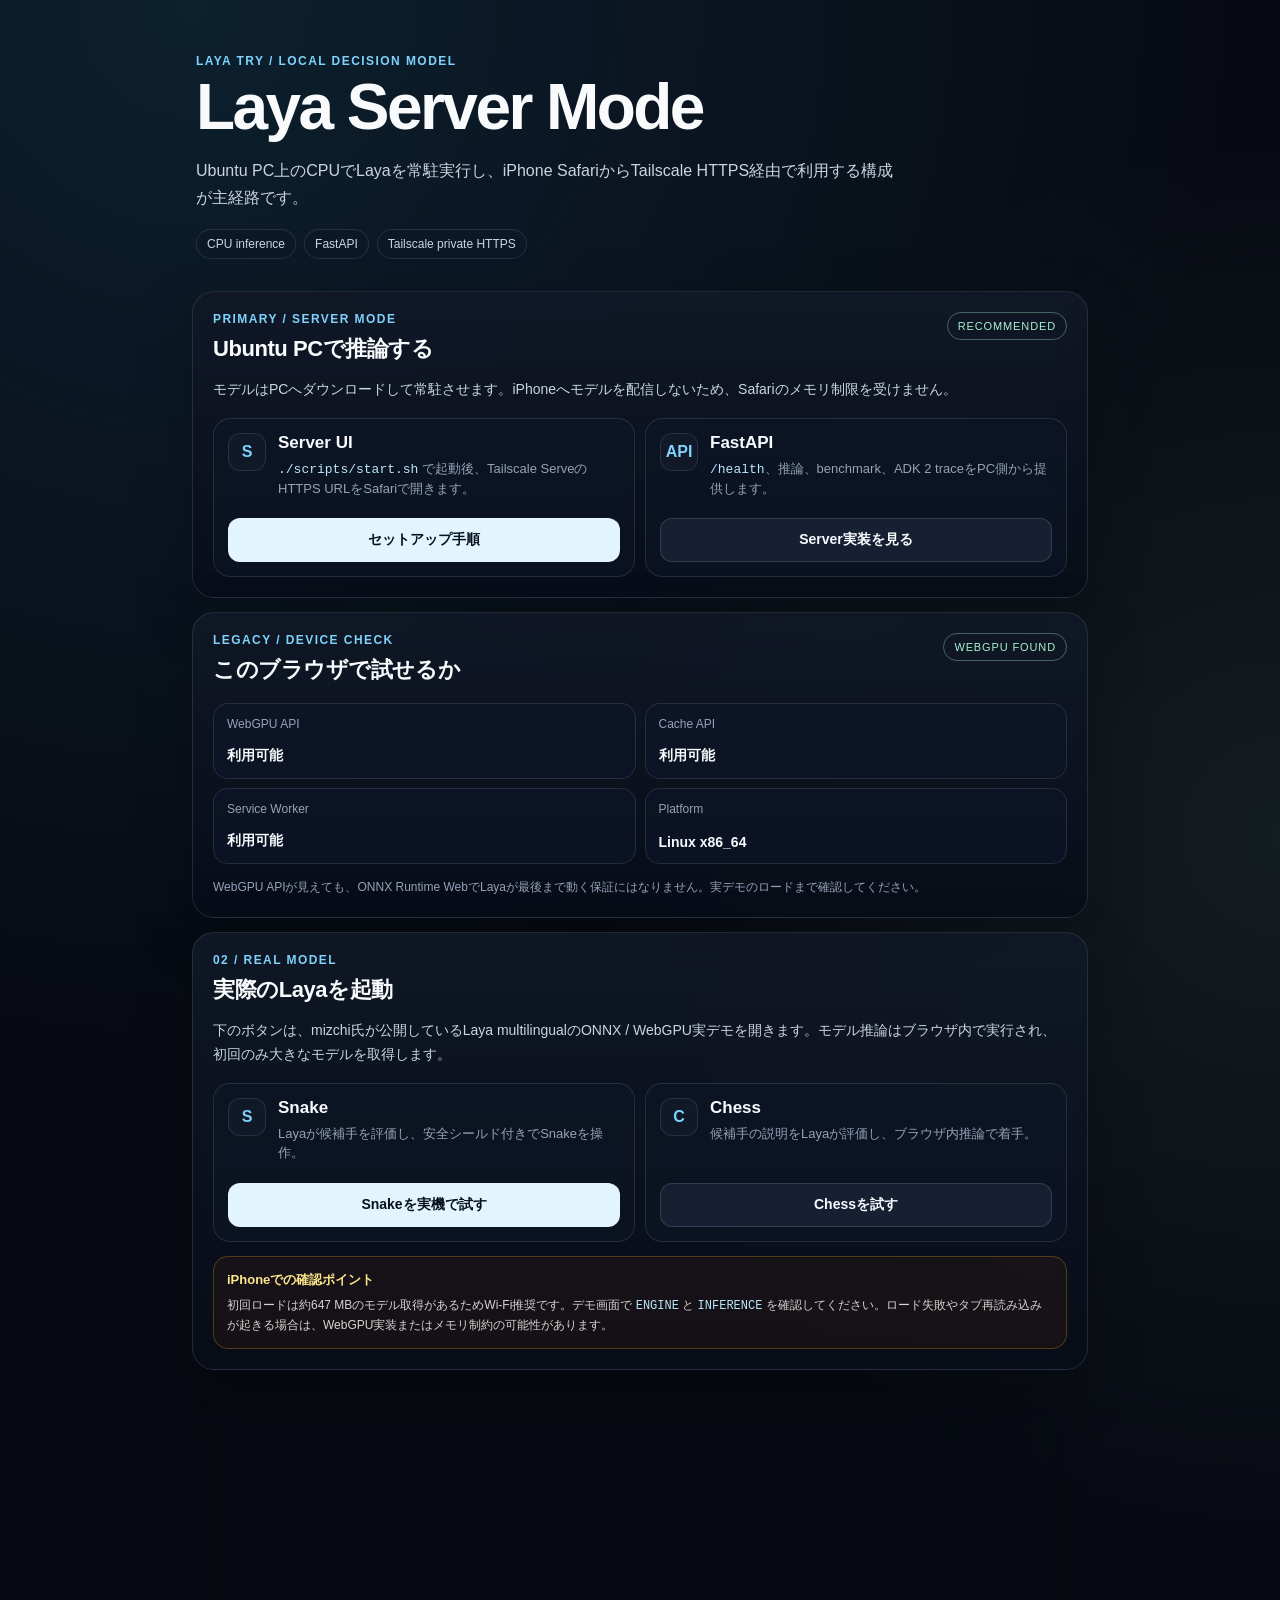
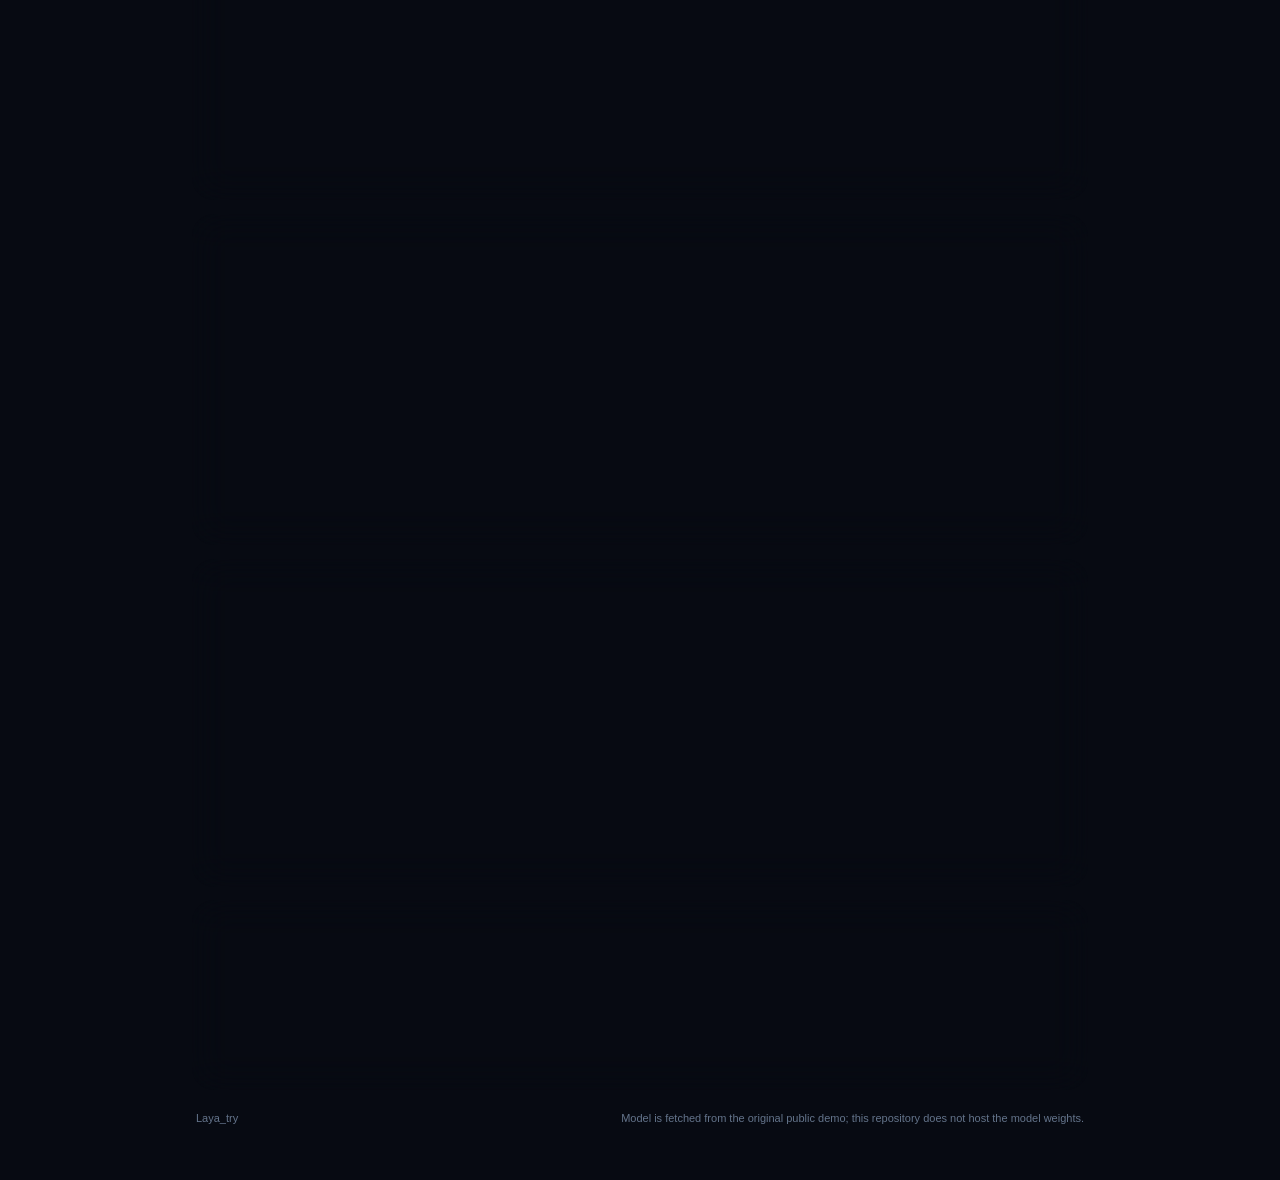
<file: index.html>
<!doctype html>
<html lang="ja">
<head>
  <meta charset="utf-8" />
  <meta name="viewport" content="width=device-width,initial-scale=1,viewport-fit=cover" />
  <meta name="theme-color" content="#0b1020" />
  <title>Laya Try — Server Mode</title>
  <link rel="stylesheet" href="./style.css" />
</head>
<body>
  <main class="shell">
    <header class="hero">
      <p class="eyebrow">LAYA TRY / LOCAL DECISION MODEL</p>
      <h1>Laya Server Mode</h1>
      <p class="lead">Ubuntu PC上のCPUでLayaを常駐実行し、iPhone SafariからTailscale HTTPS経由で利用する構成が主経路です。</p>
      <div class="badges">
        <span class="badge">CPU inference</span>
        <span class="badge">FastAPI</span>
        <span class="badge">Tailscale private HTTPS</span>
      </div>
    </header>

    <section class="card">
      <div class="section-head">
        <div>
          <p class="kicker">PRIMARY / SERVER MODE</p>
          <h2>Ubuntu PCで推論する</h2>
        </div>
        <span class="status good">RECOMMENDED</span>
      </div>
      <p class="body-copy">モデルはPCへダウンロードして常駐させます。iPhoneへモデルを配信しないため、Safariのメモリ制限を受けません。</p>
      <div class="demo-grid">
        <article class="demo">
          <div class="demo-top">
            <span class="demo-icon">S</span>
            <div>
              <h3>Server UI</h3>
              <p><code>./scripts/start.sh</code> で起動後、Tailscale ServeのHTTPS URLをSafariで開きます。</p>
            </div>
          </div>
          <a class="button primary" href="https://github.com/kameusagiyahoo/Laya_try#5-start-server" target="_blank" rel="noopener">セットアップ手順</a>
        </article>
        <article class="demo">
          <div class="demo-top">
            <span class="demo-icon">API</span>
            <div>
              <h3>FastAPI</h3>
              <p><code>/health</code>、推論、benchmark、ADK 2 traceをPC側から提供します。</p>
            </div>
          </div>
          <a class="button" href="https://github.com/kameusagiyahoo/Laya_try/tree/main/backend/server" target="_blank" rel="noopener">Server実装を見る</a>
        </article>
      </div>
    </section>

    <section class="card">
      <div class="section-head">
        <div>
          <p class="kicker">LEGACY / DEVICE CHECK</p>
          <h2>このブラウザで試せるか</h2>
        </div>
        <span id="overall" class="status pending">CHECKING</span>
      </div>

      <div class="checks">
        <div class="check">
          <span>WebGPU API</span>
          <strong id="webgpu">確認中…</strong>
        </div>
        <div class="check">
          <span>Cache API</span>
          <strong id="cache">確認中…</strong>
        </div>
        <div class="check">
          <span>Service Worker</span>
          <strong id="sw">確認中…</strong>
        </div>
        <div class="check">
          <span>Platform</span>
          <strong id="platform">確認中…</strong>
        </div>
      </div>

      <p id="check-note" class="note">WebGPU APIが見えても、ONNX Runtime WebでLayaが最後まで動く保証にはなりません。実デモのロードまで確認してください。</p>
    </section>

    <section class="card">
      <p class="kicker">02 / REAL MODEL</p>
      <h2>実際のLayaを起動</h2>
      <p class="body-copy">下のボタンは、mizchi氏が公開しているLaya multilingualのONNX / WebGPU実デモを開きます。モデル推論はブラウザ内で実行され、初回のみ大きなモデルを取得します。</p>

      <div class="demo-grid">
        <article class="demo">
          <div class="demo-top">
            <span class="demo-icon">S</span>
            <div>
              <h3>Snake</h3>
              <p>Layaが候補手を評価し、安全シールド付きでSnakeを操作。</p>
            </div>
          </div>
          <a class="button primary" href="https://mizchi-laya-web-demo.static.hf.space/snake.html" target="_blank" rel="noopener">Snakeを実機で試す</a>
        </article>

        <article class="demo">
          <div class="demo-top">
            <span class="demo-icon">C</span>
            <div>
              <h3>Chess</h3>
              <p>候補手の説明をLayaが評価し、ブラウザ内推論で着手。</p>
            </div>
          </div>
          <a class="button" href="https://mizchi-laya-web-demo.static.hf.space/chess.html" target="_blank" rel="noopener">Chessを試す</a>
        </article>
      </div>

      <div class="warning">
        <strong>iPhoneでの確認ポイント</strong>
        <p>初回ロードは約647 MBのモデル取得があるためWi-Fi推奨です。デモ画面で <code>ENGINE</code> と <code>INFERENCE</code> を確認してください。ロード失敗やタブ再読み込みが起きる場合は、WebGPU実装またはメモリ制約の可能性があります。</p>
      </div>
    </section>

    <section class="card">
      <p class="kicker">03 / TEST RECORD</p>
      <h2>実機テスト記録</h2>
      <div class="record-grid">
        <label>
          <span>端末</span>
          <input id="device" value="iPhone 15" />
        </label>
        <label>
          <span>ENGINE</span>
          <input id="engine" placeholder="例: WebGPU · FP16" />
        </label>
        <label>
          <span>INFERENCE</span>
          <input id="latency" placeholder="例: 85 ms" />
        </label>
        <label>
          <span>結果</span>
          <select id="result">
            <option value="">未測定</option>
            <option>正常動作</option>
            <option>ロードは成功・遅い</option>
            <option>モデルロード失敗</option>
            <option>WebGPU利用不可</option>
          </select>
        </label>
      </div>
      <label class="full">
        <span>メモ</span>
        <textarea id="memo" rows="3" placeholder="発熱、再読み込み、初回ロード時間など"></textarea>
      </label>
      <div class="actions">
        <button id="save" class="button primary" type="button">この端末に保存</button>
        <button id="clear" class="button ghost" type="button">記録を消す</button>
      </div>
      <p id="saved" class="note"></p>
    </section>

    <section class="card">
      <p class="kicker">04 / MODEL DIAGNOSTICS</p>
      <h2>モデルが本当に読み込めたか確認</h2>
      <p class="body-copy">モデル資産の取得進捗、ONNX Runtime初期化、1回の実Laya推論まで確認し、すべて通った場合だけREADYと表示します。Snakeの画面が開いただけでは成功扱いにしません。</p>
      <div class="demo-grid">
        <article class="demo">
          <div class="demo-top">
            <span class="demo-icon">M</span>
            <div>
              <h3>Real Model Check</h3>
              <p>約900MBのモデル資産をファイル単位で追跡し、smoke testまで実行します。</p>
            </div>
          </div>
          <a class="button primary" href="./model.html">Model Diagnosticsを開く</a>
        </article>
        <article class="demo">
          <div class="demo-top">
            <span class="demo-icon">✓</span>
            <div>
              <h3>READYの条件</h3>
              <p>Download完了 + Runtime初期化 + choice実推論成功。</p>
            </div>
          </div>
          <a class="button" href="./model.html">実機で確認する</a>
        </article>
      </div>
    </section>

    <section class="card">
      <p class="kicker">05 / ADK 2 LAB</p>
      <h2>Google ADK 2 × Laya</h2>
      <p class="body-copy">ADK 2のWorkflow RuntimeにLayaをSystem-1 routing nodeとして入れ、choiceの結果を <code>Event(route=...)</code> に変換してSkillへ分岐する実験を追加しました。</p>
      <div class="demo-grid">
        <article class="demo">
          <div class="demo-top">
            <span class="demo-icon">A</span>
            <div>
              <h3>Interactive Workflow</h3>
              <p>Planner → Laya → Skillのgraphとtraceをスマホで操作して確認できます。</p>
            </div>
          </div>
          <a class="button primary" href="./adk.html">ADK 2 Labを開く</a>
        </article>
        <article class="demo">
          <div class="demo-top">
            <span class="demo-icon">Py</span>
            <div>
              <h3>Runnable Backend</h3>
              <p>実際のGoogle ADK 2 + Layaローカルworkflowもbackend/に追加済みです。</p>
            </div>
          </div>
          <a class="button" href="https://github.com/kameusagiyahoo/Laya_try/tree/main/backend" target="_blank" rel="noopener">実装を見る</a>
        </article>
      </div>
    </section>

    <section class="card compact">
      <p class="kicker">NEXT</p>
      <h2>次の段階</h2>
      <p class="body-copy">Browser版LayaをDecision UIへ直接接続し、100回連続推論のmean / p50 / p95を自動測定。その後、ADK実ランタイムのtraceと接続します。</p>
      <div class="links">
        <a href="https://zenn.dev/mizchi/articles/laya-mlx-60fps" target="_blank" rel="noopener">元記事</a>
        <a href="https://huggingface.co/mizchi/laya-multilingual-onnx" target="_blank" rel="noopener">ONNX model</a>
        <a href="https://github.com/mizorewww/laya-mlx" target="_blank" rel="noopener">laya-mlx</a>
      </div>
    </section>

    <footer>
      <span>Laya_try</span>
      <span>Model is fetched from the original public demo; this repository does not host the model weights.</span>
    </footer>
  </main>
  <script src="./app.js"></script>
</body>
</html>
</file>
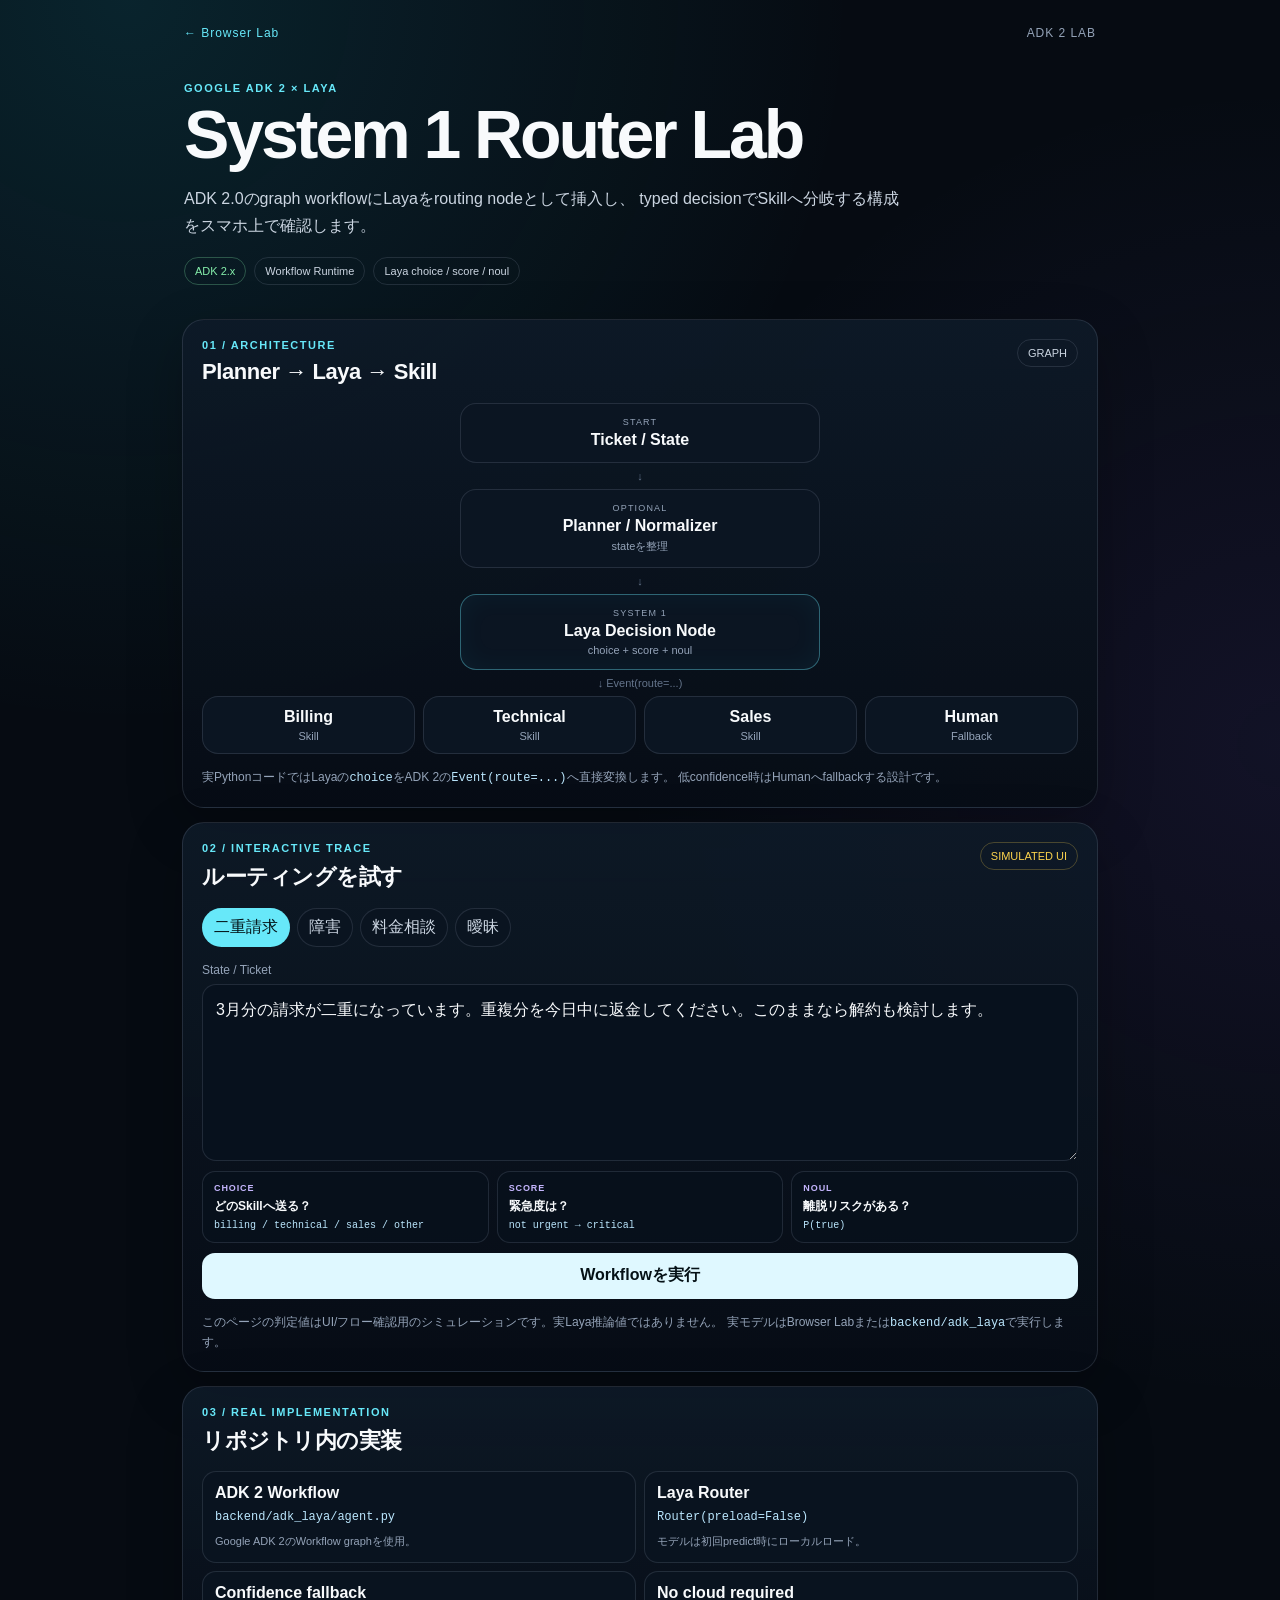
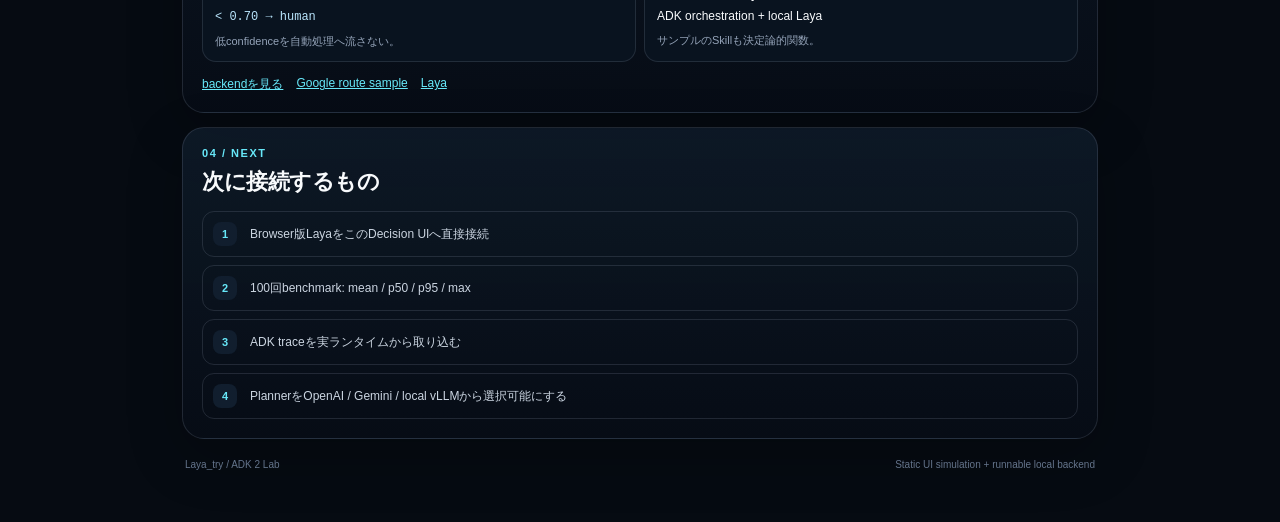
<file: adk.html>
<!doctype html>
<html lang="ja">
<head>
  <meta charset="utf-8" />
  <meta name="viewport" content="width=device-width,initial-scale=1,viewport-fit=cover" />
  <meta name="theme-color" content="#08111d" />
  <title>Laya Try — ADK 2 Lab</title>
  <link rel="stylesheet" href="./adk.css" />
</head>
<body>
  <main class="shell">
    <nav class="topbar">
      <a href="./">← Browser Lab</a>
      <span>ADK 2 LAB</span>
    </nav>

    <header class="hero">
      <p class="eyebrow">GOOGLE ADK 2 × LAYA</p>
      <h1>System 1 Router Lab</h1>
      <p class="lead">
        ADK 2.0のgraph workflowにLayaをrouting nodeとして挿入し、
        typed decisionでSkillへ分岐する構成をスマホ上で確認します。
      </p>
      <div class="badges">
        <span class="badge good">ADK 2.x</span>
        <span class="badge">Workflow Runtime</span>
        <span class="badge">Laya choice / score / noul</span>
      </div>
    </header>

    <section class="card">
      <div class="section-head">
        <div>
          <p class="kicker">01 / ARCHITECTURE</p>
          <h2>Planner → Laya → Skill</h2>
        </div>
        <span class="status">GRAPH</span>
      </div>

      <div class="graph" aria-label="ADK 2 workflow">
        <div class="node node-input" data-node="input">
          <small>START</small>
          <strong>Ticket / State</strong>
        </div>
        <div class="arrow">↓</div>
        <div class="node" data-node="planner">
          <small>OPTIONAL</small>
          <strong>Planner / Normalizer</strong>
          <span>stateを整理</span>
        </div>
        <div class="arrow">↓</div>
        <div class="node node-laya" data-node="laya">
          <small>SYSTEM 1</small>
          <strong>Laya Decision Node</strong>
          <span>choice + score + noul</span>
        </div>
        <div class="arrow">↓ Event(route=...)</div>
        <div class="branches">
          <div class="node small" data-node="billing"><strong>Billing</strong><span>Skill</span></div>
          <div class="node small" data-node="technical"><strong>Technical</strong><span>Skill</span></div>
          <div class="node small" data-node="sales"><strong>Sales</strong><span>Skill</span></div>
          <div class="node small" data-node="human"><strong>Human</strong><span>Fallback</span></div>
        </div>
      </div>

      <p class="note">
        実PythonコードではLayaの<code>choice</code>をADK 2の<code>Event(route=...)</code>へ直接変換します。
        低confidence時はHumanへfallbackする設計です。
      </p>
    </section>

    <section class="card">
      <div class="section-head">
        <div>
          <p class="kicker">02 / INTERACTIVE TRACE</p>
          <h2>ルーティングを試す</h2>
        </div>
        <span class="status sim">SIMULATED UI</span>
      </div>

      <div class="preset-row">
        <button class="chip active" data-preset="billing">二重請求</button>
        <button class="chip" data-preset="technical">障害</button>
        <button class="chip" data-preset="sales">料金相談</button>
        <button class="chip" data-preset="ambiguous">曖昧</button>
      </div>

      <label class="field">
        <span>State / Ticket</span>
        <textarea id="ticket" rows="6"></textarea>
      </label>

      <div class="question-box">
        <div>
          <span class="qtype">CHOICE</span>
          <strong>どのSkillへ送る？</strong>
          <code>billing / technical / sales / other</code>
        </div>
        <div>
          <span class="qtype">SCORE</span>
          <strong>緊急度は？</strong>
          <code>not urgent → critical</code>
        </div>
        <div>
          <span class="qtype">NOUL</span>
          <strong>離脱リスクがある？</strong>
          <code>P(true)</code>
        </div>
      </div>

      <button id="run" class="button primary" type="button">Workflowを実行</button>

      <div id="results" class="results hidden">
        <div class="result-head">
          <div>
            <span class="mini">ROUTE</span>
            <strong id="route">—</strong>
          </div>
          <div>
            <span class="mini">CONFIDENCE</span>
            <strong id="confidence">—</strong>
          </div>
          <div>
            <span class="mini">URGENCY</span>
            <strong id="urgency">—</strong>
          </div>
          <div>
            <span class="mini">CHURN</span>
            <strong id="churn">—</strong>
          </div>
        </div>

        <div class="probabilities">
          <div class="prob"><span>billing</span><div><i id="p-billing"></i></div><b id="v-billing"></b></div>
          <div class="prob"><span>technical</span><div><i id="p-technical"></i></div><b id="v-technical"></b></div>
          <div class="prob"><span>sales</span><div><i id="p-sales"></i></div><b id="v-sales"></b></div>
          <div class="prob"><span>other</span><div><i id="p-other"></i></div><b id="v-other"></b></div>
        </div>

        <div class="trace">
          <p class="kicker">ADK TRACE</p>
          <ol id="trace"></ol>
        </div>
      </div>

      <p class="note">
        このページの判定値はUI/フロー確認用のシミュレーションです。実Laya推論値ではありません。
        実モデルはBrowser Labまたは<code>backend/adk_laya</code>で実行します。
      </p>
    </section>

    <section class="card">
      <p class="kicker">03 / REAL IMPLEMENTATION</p>
      <h2>リポジトリ内の実装</h2>
      <div class="impl-grid">
        <article>
          <strong>ADK 2 Workflow</strong>
          <p><code>backend/adk_laya/agent.py</code></p>
          <span>Google ADK 2のWorkflow graphを使用。</span>
        </article>
        <article>
          <strong>Laya Router</strong>
          <p><code>Router(preload=False)</code></p>
          <span>モデルは初回predict時にローカルロード。</span>
        </article>
        <article>
          <strong>Confidence fallback</strong>
          <p><code>&lt; 0.70 → human</code></p>
          <span>低confidenceを自動処理へ流さない。</span>
        </article>
        <article>
          <strong>No cloud required</strong>
          <p>ADK orchestration + local Laya</p>
          <span>サンプルのSkillも決定論的関数。</span>
        </article>
      </div>
      <div class="links">
        <a href="https://github.com/kameusagiyahoo/Laya_try/tree/main/backend" target="_blank" rel="noopener">backendを見る</a>
        <a href="https://github.com/google/adk-python/tree/main/contributing/samples/workflows/route" target="_blank" rel="noopener">Google route sample</a>
        <a href="https://github.com/NandhaKishorM/laya" target="_blank" rel="noopener">Laya</a>
      </div>
    </section>

    <section class="card">
      <p class="kicker">04 / NEXT</p>
      <h2>次に接続するもの</h2>
      <div class="next-list">
        <div><b>1</b><span>Browser版LayaをこのDecision UIへ直接接続</span></div>
        <div><b>2</b><span>100回benchmark: mean / p50 / p95 / max</span></div>
        <div><b>3</b><span>ADK traceを実ランタイムから取り込む</span></div>
        <div><b>4</b><span>PlannerをOpenAI / Gemini / local vLLMから選択可能にする</span></div>
      </div>
    </section>

    <footer>
      <span>Laya_try / ADK 2 Lab</span>
      <span>Static UI simulation + runnable local backend</span>
    </footer>
  </main>
  <script src="./adk.js"></script>
</body>
</html>
</file>
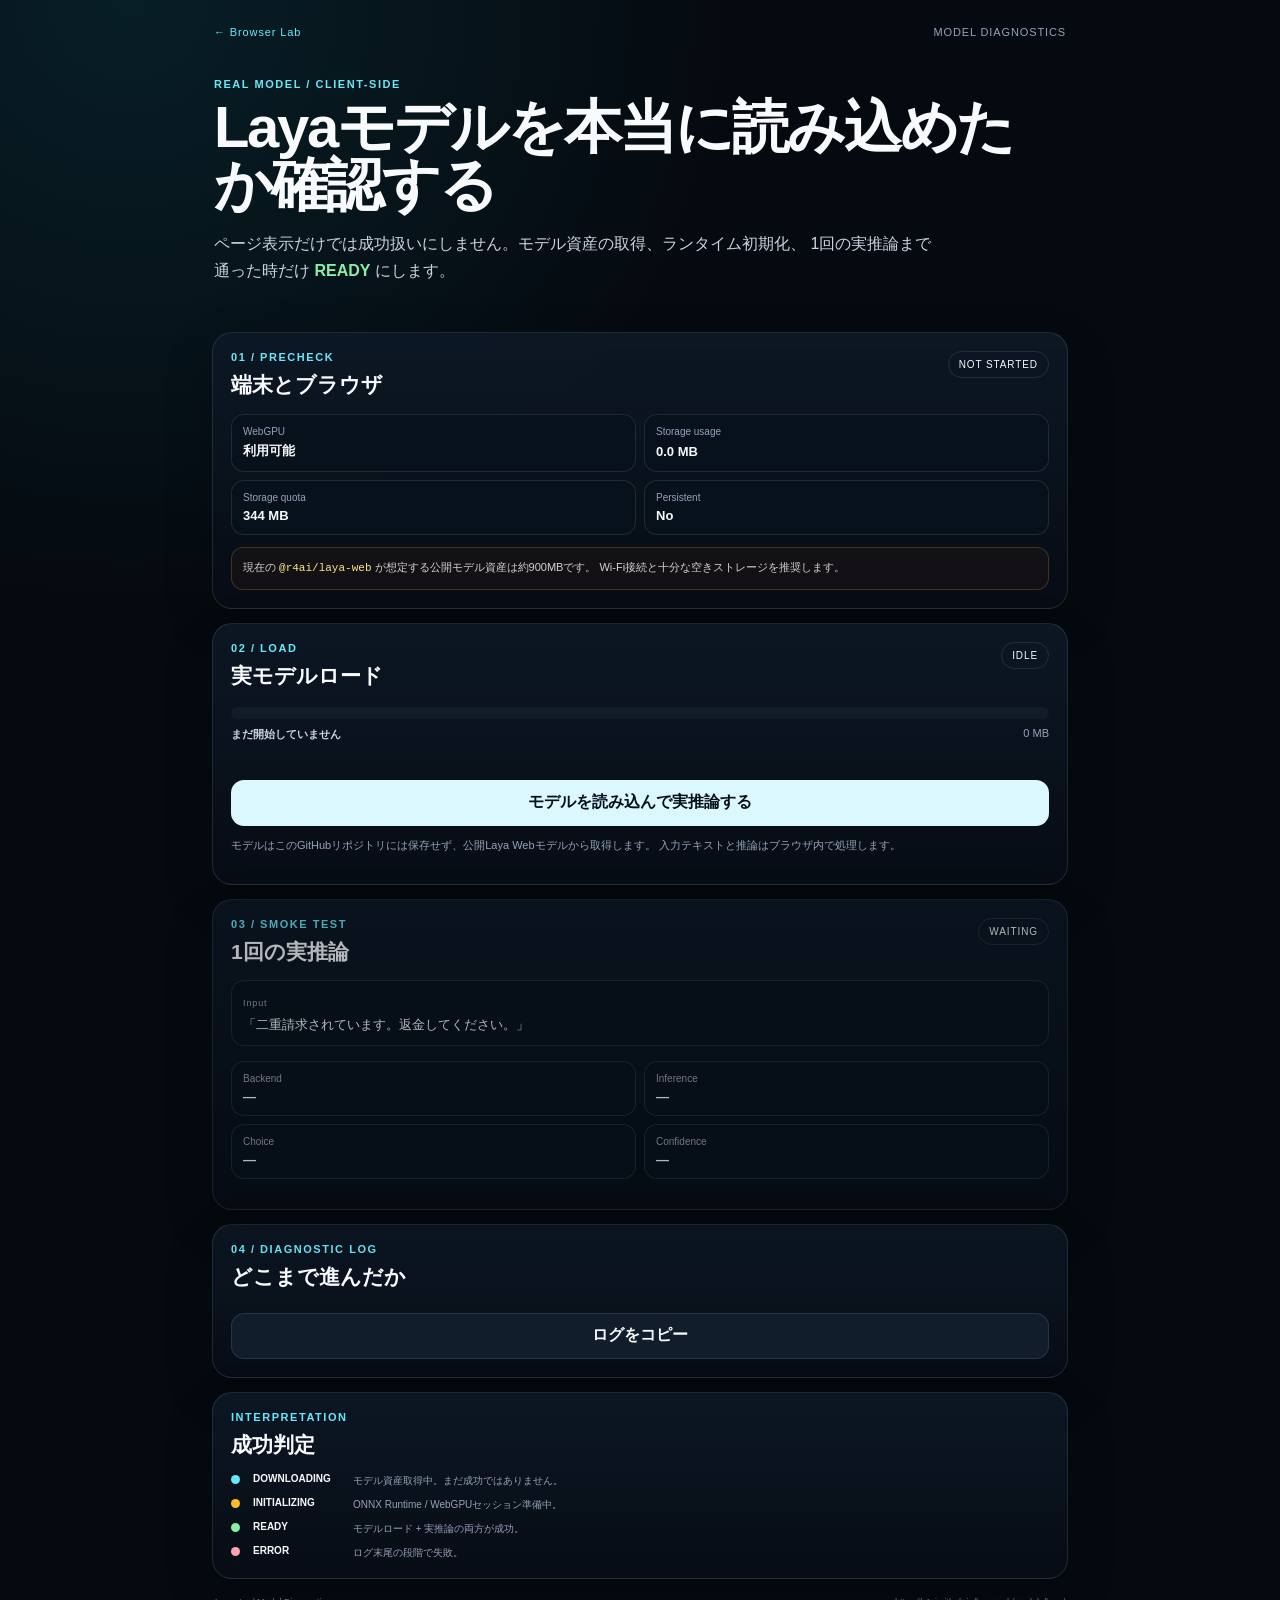
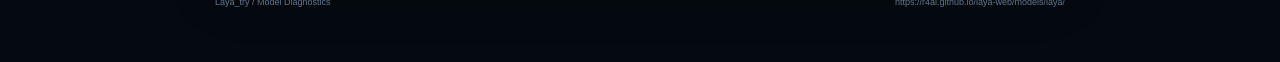
<file: model.html>
<!doctype html>
<html lang="ja">
<head>
  <meta charset="utf-8" />
  <meta name="viewport" content="width=device-width,initial-scale=1,viewport-fit=cover" />
  <meta name="theme-color" content="#071019" />
  <title>Laya Try — Model Diagnostics</title>
  <link rel="stylesheet" href="./model.css" />
</head>
<body>
  <main class="shell">
    <nav class="topbar">
      <a href="./">← Browser Lab</a>
      <span>MODEL DIAGNOSTICS</span>
    </nav>

    <header class="hero">
      <p class="eyebrow">REAL MODEL / CLIENT-SIDE</p>
      <h1>Layaモデルを本当に読み込めたか確認する</h1>
      <p class="lead">
        ページ表示だけでは成功扱いにしません。モデル資産の取得、ランタイム初期化、
        1回の実推論まで通った時だけ <strong>READY</strong> にします。
      </p>
    </header>

    <section class="card">
      <div class="section-head">
        <div>
          <p class="kicker">01 / PRECHECK</p>
          <h2>端末とブラウザ</h2>
        </div>
        <span id="overall" class="status idle">NOT STARTED</span>
      </div>

      <div class="metrics">
        <div><span>WebGPU</span><strong id="webgpu">—</strong></div>
        <div><span>Storage usage</span><strong id="storage-used">—</strong></div>
        <div><span>Storage quota</span><strong id="storage-quota">—</strong></div>
        <div><span>Persistent</span><strong id="persistent">—</strong></div>
      </div>

      <div class="warning">
        現在の <code>@r4ai/laya-web</code> が想定する公開モデル資産は約900MBです。
        Wi‑Fi接続と十分な空きストレージを推奨します。
      </div>
    </section>

    <section class="card">
      <div class="section-head">
        <div>
          <p class="kicker">02 / LOAD</p>
          <h2>実モデルロード</h2>
        </div>
        <span id="phase" class="status idle">IDLE</span>
      </div>

      <div id="iphone-safe" class="warning hidden">
        <strong>iPhone Safe Mode</strong><br />
        iPhone Safariでは約900MB版のダウンロード後、ONNXセッション生成時にタブが落ちることがあります。
        このページでは重いモデルを自動実行せず、まず約290MBのq4e8版をWASMで検証する経路を推奨します。
        <div class="safe-actions">
          <a class="button primary" href="https://vishalmysore.github.io/layaForWeb/" target="_blank" rel="noopener">軽量Layaデモを開く</a>
          <button id="force-heavy" class="button ghost" type="button">900MB版を強制実行</button>
        </div>
        <p class="note">軽量デモでは build を <b>q4e8 (~290 MB)</b>、backend を <b>WASM</b> にしてください。iOS SafariではONNX Runtime WebのWebGPUは公式サポート対象外です。</p>
      </div>

      <div class="progress-wrap">
        <div class="progress"><i id="bar"></i></div>
        <div class="progress-meta">
          <strong id="progress-label">まだ開始していません</strong>
          <span id="progress-bytes">0 MB</span>
        </div>
      </div>

      <div id="asset-list" class="assets"></div>

      <button id="load" class="button primary" type="button">モデルを読み込んで実推論する</button>
      <button id="cancel" class="button ghost hidden" type="button">中止</button>

      <p class="note">
        モデルはこのGitHubリポジトリには保存せず、公開Laya Webモデルから取得します。
        入力テキストと推論はブラウザ内で処理します。
      </p>
    </section>

    <section id="smoke-card" class="card muted">
      <div class="section-head">
        <div>
          <p class="kicker">03 / SMOKE TEST</p>
          <h2>1回の実推論</h2>
        </div>
        <span id="smoke-status" class="status idle">WAITING</span>
      </div>

      <div class="test-input">
        <span>Input</span>
        <p id="smoke-input">「二重請求されています。返金してください。」</p>
      </div>

      <div class="metrics">
        <div><span>Backend</span><strong id="backend">—</strong></div>
        <div><span>Inference</span><strong id="elapsed">—</strong></div>
        <div><span>Choice</span><strong id="choice">—</strong></div>
        <div><span>Confidence</span><strong id="confidence">—</strong></div>
      </div>

      <div id="probabilities" class="probabilities"></div>
    </section>

    <section class="card">
      <p class="kicker">04 / DIAGNOSTIC LOG</p>
      <h2>どこまで進んだか</h2>
      <ol id="log" class="log"></ol>
      <button id="copy-log" class="button ghost" type="button">ログをコピー</button>
    </section>

    <section class="card compact">
      <p class="kicker">INTERPRETATION</p>
      <h2>成功判定</h2>
      <div class="legend">
        <div><span class="dot downloading"></span><b>DOWNLOADING</b><p>モデル資産取得中。まだ成功ではありません。</p></div>
        <div><span class="dot initializing"></span><b>INITIALIZING</b><p>ONNX Runtime / WebGPUセッション準備中。</p></div>
        <div><span class="dot ready"></span><b>READY</b><p>モデルロード + 実推論の両方が成功。</p></div>
        <div><span class="dot error"></span><b>ERROR</b><p>ログ末尾の段階で失敗。</p></div>
      </div>
    </section>

    <footer>
      <span>Laya_try / Model Diagnostics</span>
      <span id="model-url"></span>
    </footer>
  </main>
  <script type="module" src="./model.js"></script>
</body>
</html>
</file>
<file: style.css>
:root {
  color-scheme: dark;
  --bg: #070a12;
  --panel: rgba(17, 24, 39, .82);
  --panel-2: #0f172a;
  --line: rgba(148, 163, 184, .18);
  --text: #f8fafc;
  --muted: #94a3b8;
  --accent: #7dd3fc;
  --accent-2: #a7f3d0;
  --warn: #fbbf24;
  --danger: #fda4af;
}
* { box-sizing: border-box; }
html { background: var(--bg); }
body {
  margin: 0;
  min-height: 100vh;
  background:
    radial-gradient(circle at 15% 0%, rgba(56, 189, 248, .12), transparent 35%),
    radial-gradient(circle at 100% 30%, rgba(167, 243, 208, .08), transparent 30%),
    var(--bg);
  color: var(--text);
  font-family: -apple-system, BlinkMacSystemFont, "SF Pro Text", "Helvetica Neue", sans-serif;
}
button, input, textarea, select { font: inherit; }
a { color: inherit; }
.shell { width: min(920px, 100%); margin: 0 auto; padding: 28px 16px 56px; }
.hero { padding: 26px 4px 18px; }
.eyebrow, .kicker {
  margin: 0 0 8px;
  letter-spacing: .12em;
  color: var(--accent);
  font-size: 12px;
  font-weight: 700;
}
h1 { margin: 0; font-size: clamp(34px, 9vw, 64px); line-height: .98; letter-spacing: -.04em; }
h2 { margin: 0; font-size: 22px; letter-spacing: -.02em; }
h3 { margin: 0 0 6px; font-size: 17px; }
.lead { color: #cbd5e1; font-size: 16px; line-height: 1.7; max-width: 700px; margin: 18px 0; }
.badges { display: flex; gap: 8px; flex-wrap: wrap; }
.badge {
  border: 1px solid var(--line);
  background: rgba(15,23,42,.65);
  padding: 7px 10px;
  border-radius: 999px;
  color: #cbd5e1;
  font-size: 12px;
}
.card {
  margin-top: 14px;
  border: 1px solid var(--line);
  border-radius: 22px;
  padding: 20px;
  background: linear-gradient(180deg, rgba(17,24,39,.88), rgba(8,13,24,.9));
  box-shadow: 0 18px 60px rgba(0,0,0,.22);
  backdrop-filter: blur(18px);
}
.card.compact { padding-bottom: 22px; }
.section-head { display: flex; justify-content: space-between; gap: 16px; align-items: flex-start; }
.status {
  white-space: nowrap;
  border-radius: 999px;
  padding: 7px 10px;
  font-size: 11px;
  letter-spacing: .08em;
  border: 1px solid var(--line);
}
.status.good { color: var(--accent-2); border-color: rgba(167,243,208,.35); }
.status.warn { color: var(--warn); border-color: rgba(251,191,36,.35); }
.status.bad { color: var(--danger); border-color: rgba(253,164,175,.35); }
.checks {
  margin-top: 18px;
  display: grid;
  grid-template-columns: repeat(2, minmax(0, 1fr));
  gap: 9px;
}
.check {
  min-height: 76px;
  display: flex;
  flex-direction: column;
  justify-content: space-between;
  padding: 13px;
  border: 1px solid var(--line);
  background: rgba(15,23,42,.58);
  border-radius: 15px;
}
.check span { color: var(--muted); font-size: 12px; }
.check strong { font-size: 14px; overflow-wrap: anywhere; }
.note { color: var(--muted); font-size: 12px; line-height: 1.6; margin: 14px 0 0; }
.body-copy { color: #cbd5e1; line-height: 1.7; font-size: 14px; }
.demo-grid { display: grid; grid-template-columns: repeat(2, minmax(0,1fr)); gap: 10px; margin-top: 16px; }
.demo { border: 1px solid var(--line); border-radius: 17px; padding: 14px; background: rgba(15,23,42,.52); }
.demo-top { display: flex; gap: 12px; min-height: 85px; }
.demo-top p { margin: 0; color: var(--muted); font-size: 13px; line-height: 1.5; }
.demo-icon {
  display: grid;
  place-items: center;
  width: 38px;
  height: 38px;
  flex: 0 0 38px;
  border-radius: 12px;
  background: #111827;
  border: 1px solid var(--line);
  color: var(--accent);
  font-weight: 800;
}
.button {
  appearance: none;
  display: inline-flex;
  align-items: center;
  justify-content: center;
  min-height: 44px;
  width: 100%;
  padding: 10px 14px;
  border-radius: 12px;
  border: 1px solid rgba(148,163,184,.22);
  background: #172033;
  color: var(--text);
  text-decoration: none;
  font-weight: 700;
  font-size: 14px;
  cursor: pointer;
}
.button.primary { background: #e2f5ff; color: #06111d; border-color: transparent; }
.button.ghost { background: transparent; }
.warning {
  margin-top: 14px;
  border: 1px solid rgba(251,191,36,.25);
  background: rgba(120,53,15,.12);
  border-radius: 15px;
  padding: 13px;
}
.warning strong { color: #fde68a; font-size: 13px; }
.warning p { margin: 7px 0 0; color: #d6d3d1; font-size: 12px; line-height: 1.6; }
code { color: #bae6fd; }
.record-grid { display: grid; grid-template-columns: repeat(2,minmax(0,1fr)); gap: 10px; margin-top: 16px; }
label { display: grid; gap: 7px; color: var(--muted); font-size: 12px; }
input, textarea, select {
  width: 100%;
  color: var(--text);
  background: #0a1020;
  border: 1px solid var(--line);
  border-radius: 12px;
  padding: 11px 12px;
  outline: none;
}
input:focus, textarea:focus, select:focus { border-color: rgba(125,211,252,.55); }
.full { margin-top: 10px; }
.actions { display: grid; grid-template-columns: 1fr 1fr; gap: 9px; margin-top: 12px; }
.links { display: flex; flex-wrap: wrap; gap: 12px; margin-top: 14px; }
.links a { color: var(--accent); font-size: 13px; }
footer {
  display: flex;
  justify-content: space-between;
  gap: 18px;
  color: #64748b;
  font-size: 11px;
  padding: 20px 4px 0;
  line-height: 1.5;
}
@media (max-width: 620px) {
  .shell { padding-left: 12px; padding-right: 12px; }
  .card { padding: 16px; border-radius: 18px; }
  .checks, .demo-grid, .record-grid { grid-template-columns: 1fr; }
  .demo-top { min-height: 0; margin-bottom: 14px; }
  footer { flex-direction: column; }
}
@supports (padding: max(0px)) {
  .shell {
    padding-left: max(12px, env(safe-area-inset-left));
    padding-right: max(12px, env(safe-area-inset-right));
    padding-bottom: max(56px, env(safe-area-inset-bottom));
  }
}
</file>
<file: adk.css>
:root{
  color-scheme:dark;
  --bg:#060b12;--panel:#0b1420;--panel2:#0e1a28;--line:rgba(148,163,184,.18);
  --text:#f8fafc;--muted:#94a3b8;--cyan:#67e8f9;--green:#86efac;--amber:#fcd34d;--violet:#c4b5fd;
}
*{box-sizing:border-box} html{background:var(--bg)} body{margin:0;min-height:100vh;color:var(--text);
font-family:-apple-system,BlinkMacSystemFont,"SF Pro Text","Helvetica Neue",sans-serif;
background:radial-gradient(circle at 10% 0%,rgba(34,211,238,.12),transparent 30%),radial-gradient(circle at 100% 35%,rgba(139,92,246,.09),transparent 35%),var(--bg)}
button,textarea{font:inherit}.shell{width:min(940px,100%);margin:auto;padding:18px 14px 56px}
.topbar{display:flex;justify-content:space-between;align-items:center;padding:8px 2px;color:var(--muted);font-size:12px;letter-spacing:.08em}
.topbar a{color:var(--cyan);text-decoration:none}.hero{padding:34px 2px 20px}.eyebrow,.kicker{margin:0 0 8px;color:var(--cyan);font-weight:800;font-size:11px;letter-spacing:.14em}
h1{margin:0;font-size:clamp(36px,10vw,68px);line-height:.95;letter-spacing:-.045em}h2{margin:0;font-size:22px;letter-spacing:-.02em}
.lead{max-width:720px;margin:18px 0;color:#cbd5e1;line-height:1.7}.badges{display:flex;gap:8px;flex-wrap:wrap}.badge,.status{border:1px solid var(--line);border-radius:999px;padding:7px 10px;font-size:11px;color:#cbd5e1}.badge.good{color:var(--green);border-color:rgba(134,239,172,.28)}
.card{margin-top:14px;padding:19px;border:1px solid var(--line);border-radius:22px;background:linear-gradient(180deg,rgba(14,26,40,.9),rgba(7,13,22,.92));box-shadow:0 18px 55px rgba(0,0,0,.24)}
.section-head{display:flex;justify-content:space-between;gap:12px;align-items:flex-start}.status.sim{color:var(--amber);border-color:rgba(252,211,77,.25)}
.graph{margin-top:18px;display:grid;justify-items:center}.node{width:min(360px,100%);padding:13px 15px;border:1px solid var(--line);border-radius:16px;background:#0b1522;display:grid;gap:4px;text-align:center;transition:.2s}
.node small{font-size:9px;letter-spacing:.13em;color:var(--muted)}.node span{color:var(--muted);font-size:11px}.node-laya{border-color:rgba(103,232,249,.38);box-shadow:inset 0 0 28px rgba(34,211,238,.05)}.node.active{border-color:var(--green);box-shadow:0 0 0 3px rgba(134,239,172,.08)}
.arrow{padding:7px 0;color:#64748b;font-size:11px}.branches{width:100%;display:grid;grid-template-columns:repeat(4,minmax(0,1fr));gap:8px}.node.small{padding:11px 7px}
.note{margin:14px 0 0;color:var(--muted);font-size:12px;line-height:1.6}.note code,.question-box code,.impl-grid code{color:#bae6fd}
.preset-row{display:flex;gap:7px;overflow:auto;padding:16px 0 8px}.chip{white-space:nowrap;border:1px solid var(--line);background:#0a1420;color:#cbd5e1;border-radius:999px;padding:8px 11px}.chip.active{color:#031216;background:var(--cyan);border-color:transparent}
.field{display:grid;gap:7px;margin-top:8px}.field>span{color:var(--muted);font-size:12px}textarea{resize:vertical;width:100%;border:1px solid var(--line);border-radius:14px;background:#07111d;color:var(--text);padding:13px;outline:none;line-height:1.55}textarea:focus{border-color:rgba(103,232,249,.5)}
.question-box{display:grid;grid-template-columns:repeat(3,minmax(0,1fr));gap:8px;margin:10px 0}.question-box>div{display:grid;gap:5px;padding:11px;border:1px solid var(--line);border-radius:13px;background:rgba(7,17,29,.6)}.question-box strong{font-size:12px}.question-box code{font-size:10px;white-space:normal}.qtype,.mini{color:var(--violet);font-weight:800;letter-spacing:.1em;font-size:9px}
.button{width:100%;min-height:46px;border:0;border-radius:13px;padding:11px 14px;font-weight:800;cursor:pointer}.button.primary{background:#dff8ff;color:#051116}
.results{margin-top:15px;border-top:1px solid var(--line);padding-top:15px}.hidden{display:none}.result-head{display:grid;grid-template-columns:repeat(4,minmax(0,1fr));gap:7px}.result-head>div{padding:10px;border:1px solid var(--line);border-radius:12px;display:grid;gap:4px}.result-head strong{font-size:14px;overflow-wrap:anywhere}
.probabilities{display:grid;gap:7px;margin-top:12px}.prob{display:grid;grid-template-columns:72px 1fr 48px;gap:8px;align-items:center;font-size:11px}.prob>div{height:7px;border-radius:99px;background:#111c2b;overflow:hidden}.prob i{display:block;height:100%;width:0;background:linear-gradient(90deg,var(--cyan),var(--green));border-radius:99px;transition:width .35s}.prob b{text-align:right;font-variant-numeric:tabular-nums}
.trace{margin-top:15px;padding:13px;border:1px solid var(--line);border-radius:14px;background:#07111d}.trace ol{margin:8px 0 0;padding-left:22px}.trace li{padding:5px 0;color:#cbd5e1;font-size:12px}.trace li span{color:var(--muted)}
.impl-grid{display:grid;grid-template-columns:repeat(2,minmax(0,1fr));gap:8px;margin-top:15px}.impl-grid article{padding:12px;border:1px solid var(--line);border-radius:14px;background:#09131f}.impl-grid p{margin:7px 0;font-size:12px}.impl-grid span{font-size:11px;color:var(--muted);line-height:1.5}.links{display:flex;gap:13px;flex-wrap:wrap;margin-top:14px}.links a{color:var(--cyan);font-size:12px}
.next-list{display:grid;gap:8px;margin-top:14px}.next-list>div{display:grid;grid-template-columns:28px 1fr;gap:9px;align-items:center;padding:10px;border:1px solid var(--line);border-radius:12px}.next-list b{display:grid;place-items:center;width:24px;height:24px;border-radius:8px;background:#111e2e;color:var(--cyan);font-size:11px}.next-list span{font-size:12px;color:#cbd5e1}
footer{display:flex;justify-content:space-between;gap:18px;padding:20px 3px 0;color:#64748b;font-size:10px}
@media(max-width:650px){.card{padding:16px;border-radius:18px}.branches{grid-template-columns:repeat(2,minmax(0,1fr))}.question-box,.impl-grid{grid-template-columns:1fr}.result-head{grid-template-columns:repeat(2,minmax(0,1fr))}footer{flex-direction:column}}
@supports(padding:max(0px)){.shell{padding-left:max(12px,env(safe-area-inset-left));padding-right:max(12px,env(safe-area-inset-right));padding-bottom:max(56px,env(safe-area-inset-bottom))}}
</file>
<file: model.css>
:root{color-scheme:dark;--bg:#050a10;--panel:#0a131e;--line:rgba(148,163,184,.17);--text:#f8fafc;--muted:#94a3b8;--cyan:#67e8f9;--green:#86efac;--amber:#fbbf24;--red:#fda4af}
*{box-sizing:border-box}html{background:var(--bg)}body{margin:0;min-height:100vh;color:var(--text);font-family:-apple-system,BlinkMacSystemFont,"SF Pro Text","Helvetica Neue",sans-serif;background:radial-gradient(circle at 10% 0%,rgba(34,211,238,.1),transparent 30%),var(--bg)}
button{font:inherit}.shell{width:min(880px,100%);margin:auto;padding:18px 14px 56px}.topbar{display:flex;justify-content:space-between;align-items:center;padding:8px 2px;color:var(--muted);font-size:11px;letter-spacing:.08em}.topbar a{color:var(--cyan);text-decoration:none}
.hero{padding:32px 2px 18px}.eyebrow,.kicker{margin:0 0 8px;color:var(--cyan);font-weight:800;font-size:11px;letter-spacing:.14em}h1{margin:0;font-size:clamp(32px,8vw,58px);line-height:1;letter-spacing:-.04em}h2{margin:0;font-size:21px}.lead{max-width:720px;color:#cbd5e1;line-height:1.7}.lead strong{color:var(--green)}
.card{margin-top:14px;padding:18px;border:1px solid var(--line);border-radius:20px;background:linear-gradient(180deg,rgba(13,25,38,.9),rgba(7,13,21,.94));box-shadow:0 18px 50px rgba(0,0,0,.2)}.card.muted{opacity:.72}.card.active{opacity:1;border-color:rgba(134,239,172,.25)}.section-head{display:flex;justify-content:space-between;gap:12px;align-items:flex-start}
.status{border:1px solid var(--line);border-radius:999px;padding:7px 10px;font-size:10px;letter-spacing:.09em;white-space:nowrap}.status.downloading{color:var(--cyan);border-color:rgba(103,232,249,.3)}.status.initializing{color:var(--amber);border-color:rgba(251,191,36,.3)}.status.ready{color:var(--green);border-color:rgba(134,239,172,.35)}.status.error{color:var(--red);border-color:rgba(253,164,175,.35)}
.metrics{display:grid;grid-template-columns:repeat(2,minmax(0,1fr));gap:8px;margin-top:15px}.metrics>div{display:grid;gap:5px;padding:11px;border:1px solid var(--line);border-radius:13px;background:#07111b}.metrics span{color:var(--muted);font-size:10px}.metrics strong{font-size:13px;overflow-wrap:anywhere}.warning{margin-top:12px;padding:11px;border:1px solid rgba(251,191,36,.2);border-radius:12px;background:rgba(120,53,15,.1);font-size:11px;line-height:1.6;color:#d6d3d1}.warning code{color:#fde68a}
.progress-wrap{margin:17px 0}.progress{height:12px;background:#111c28;border-radius:99px;overflow:hidden}.progress i{display:block;width:0;height:100%;background:linear-gradient(90deg,var(--cyan),var(--green));transition:width .2s}.progress-meta{display:flex;justify-content:space-between;gap:10px;margin-top:8px;color:var(--muted);font-size:11px}.progress-meta strong{color:#cbd5e1}
.assets{display:grid;gap:6px;margin-bottom:13px}.asset{display:grid;grid-template-columns:minmax(0,1fr) auto;gap:10px;padding:9px 10px;border:1px solid var(--line);border-radius:11px;background:#07111b;font-size:10px}.asset span{overflow-wrap:anywhere}.asset b{font-variant-numeric:tabular-nums;color:#cbd5e1}
.button{width:100%;min-height:46px;margin-top:8px;border:1px solid var(--line);border-radius:13px;padding:11px 14px;background:#111d2a;color:var(--text);font-weight:800;cursor:pointer}.button.primary{background:#dcf8ff;color:#041016;border-color:transparent}.button:disabled{opacity:.45;cursor:not-allowed}.hidden{display:none}
.note{color:var(--muted);font-size:11px;line-height:1.6}.test-input{margin-top:14px;padding:11px;border:1px solid var(--line);border-radius:13px;background:#07111b}.test-input span{font-size:9px;color:var(--muted);letter-spacing:.1em}.test-input p{margin:6px 0 0;font-size:13px}
.probabilities{display:grid;gap:7px;margin-top:12px}.prob{display:grid;grid-template-columns:100px 1fr 46px;gap:7px;align-items:center;font-size:10px}.prob>div{height:7px;background:#101b28;border-radius:99px;overflow:hidden}.prob i{display:block;height:100%;background:linear-gradient(90deg,var(--cyan),var(--green));border-radius:99px}.prob b{text-align:right}
.log{margin:14px 0 0;padding-left:24px}.log li{padding:5px 0;font-size:11px;color:#cbd5e1;line-height:1.5}.log li small{display:block;color:var(--muted)}.log li.ok::marker{color:var(--green)}.log li.err::marker{color:var(--red)}
.legend{display:grid;gap:9px;margin-top:14px}.legend>div{display:grid;grid-template-columns:14px 92px 1fr;align-items:start;gap:8px}.legend b{font-size:10px}.legend p{margin:0;color:var(--muted);font-size:10px;line-height:1.5}.dot{width:9px;height:9px;margin-top:2px;border-radius:50%;background:#64748b}.dot.downloading{background:var(--cyan)}.dot.initializing{background:var(--amber)}.dot.ready{background:var(--green)}.dot.error{background:var(--red)}
footer{display:flex;justify-content:space-between;gap:15px;padding:18px 3px 0;color:#64748b;font-size:9px;overflow-wrap:anywhere}
@media(max-width:600px){.card{padding:15px;border-radius:17px}.metrics{grid-template-columns:1fr 1fr}.legend>div{grid-template-columns:14px 80px 1fr}footer{flex-direction:column}}
@supports(padding:max(0px)){.shell{padding-left:max(12px,env(safe-area-inset-left));padding-right:max(12px,env(safe-area-inset-right));padding-bottom:max(56px,env(safe-area-inset-bottom))}}
.safe-actions{display:grid;grid-template-columns:1fr 1fr;gap:8px;margin-top:10px}
.warning strong{color:#fde68a}
@media(max-width:600px){.safe-actions{grid-template-columns:1fr}}
</file>
